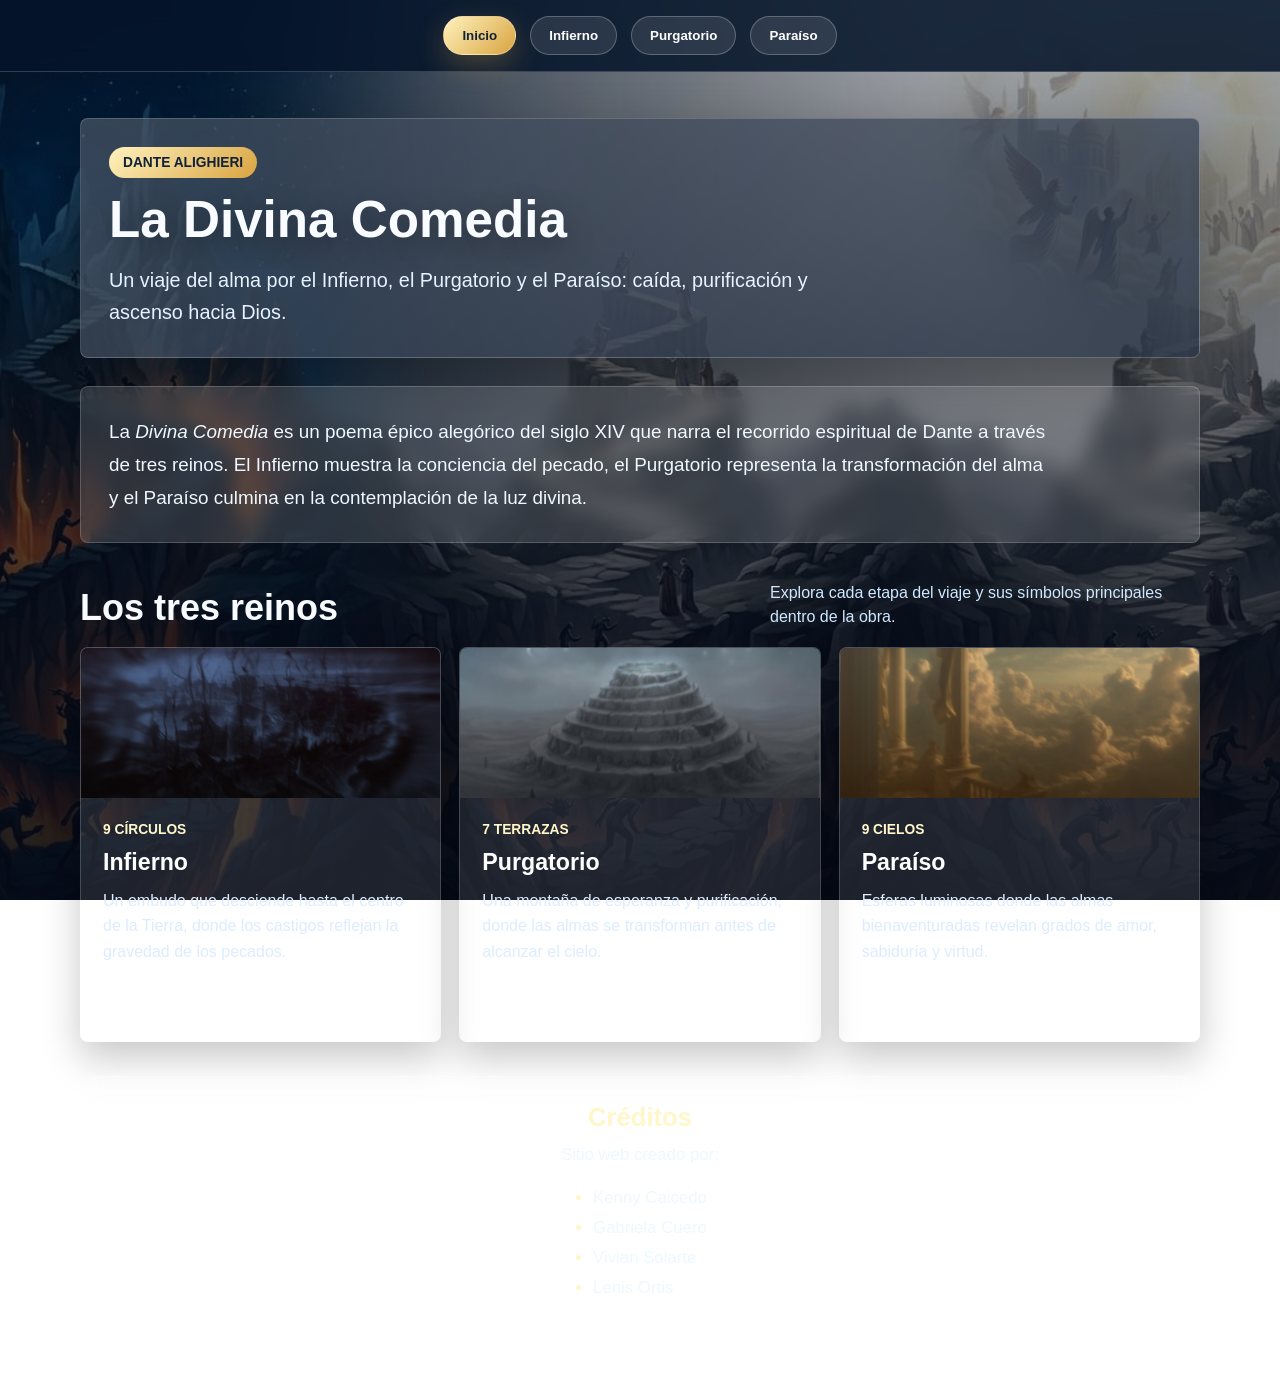
<file: index.html>
<!DOCTYPE html>
<html lang="es">

<head>
    <meta charset="UTF-8">
    <meta name="viewport" content="width=device-width, initial-scale=1.0">
    <title>La Divina Comedia</title>
    <link rel="icon" type="image/png" href="imagenes/coco.png">
    <link rel="stylesheet" href="archivos/styles_index.css">
</head>

<body>
    <nav class="menu" aria-label="Navegación principal">
        <button class="activo" onclick="location.href='index.html'">Inicio</button>
        <button class="btn-infierno" onclick="location.href='paginas/infierno.html'">Infierno</button>
        <button class="btn-purgatorio" onclick="location.href='paginas/purgatorio.html'">Purgatorio</button>
        <button class="btn-paraiso" onclick="location.href='paginas/paraiso.html'">Paraíso</button>
    </nav>

    <main>
        <section class="hero">
            <span class="etiqueta">Dante Alighieri</span>
            <h1>La Divina Comedia</h1>
            <p class="subtitulo">
                Un viaje del alma por el Infierno, el Purgatorio y el Paraíso: caída, purificación y ascenso hacia Dios.
            </p>
        </section>

        <section class="contenido">
            <p>
                La <em>Divina Comedia</em> es un poema épico alegórico del siglo XIV que narra el recorrido espiritual
                de Dante a través de tres reinos. El Infierno muestra la conciencia del pecado, el Purgatorio representa
                la transformación del alma y el Paraíso culmina en la contemplación de la luz divina.
            </p>
        </section>

        <section>
            <div class="seccion-titulo">
                <h2>Los tres reinos</h2>
                <p>Explora cada etapa del viaje y sus símbolos principales dentro de la obra.</p>
            </div>

            <div class="bloques">
                <article class="bloque infierno">
                    <div class="imagen" aria-hidden="true"></div>
                    <div class="texto">
                        <span>9 círculos</span>
                        <h3>Infierno</h3>
                        <p>
                            Un embudo que desciende hasta el centro de la Tierra, donde los castigos reflejan la gravedad
                            de los pecados.
                        </p>
                        <button onclick="location.href='paginas/infierno.html'">Ver Infierno</button>
                    </div>
                </article>

                <article class="bloque purgatorio">
                    <div class="imagen" aria-hidden="true"></div>
                    <div class="texto">
                        <span>7 terrazas</span>
                        <h3>Purgatorio</h3>
                        <p>
                            Una montaña de esperanza y purificación, donde las almas se transforman antes de alcanzar el
                            cielo.
                        </p>
                        <button onclick="location.href='paginas/purgatorio.html'">Ver Purgatorio</button>
                    </div>
                </article>

                <article class="bloque paraiso">
                    <div class="imagen" aria-hidden="true"></div>
                    <div class="texto">
                        <span>9 cielos</span>
                        <h3>Paraíso</h3>
                        <p>
                            Esferas luminosas donde las almas bienaventuradas revelan grados de amor, sabiduría y virtud.
                        </p>
                        <button onclick="location.href='paginas/paraiso.html'">Ver Paraíso</button>
                    </div>
                </article>
            </div>
        </section>

        <section class="creditos">
            <h2>Créditos</h2>
            <p>Sitio web creado por:</p>
            <ul>
                <li>Kenny Caicedo</li>
                <li>Gabriela Cuero</li>
                <li>Vivian Solarte</li>
                <li>Lenis Ortis</li>
            </ul>
        </section>
    </main>
</body>

</html>
</file>
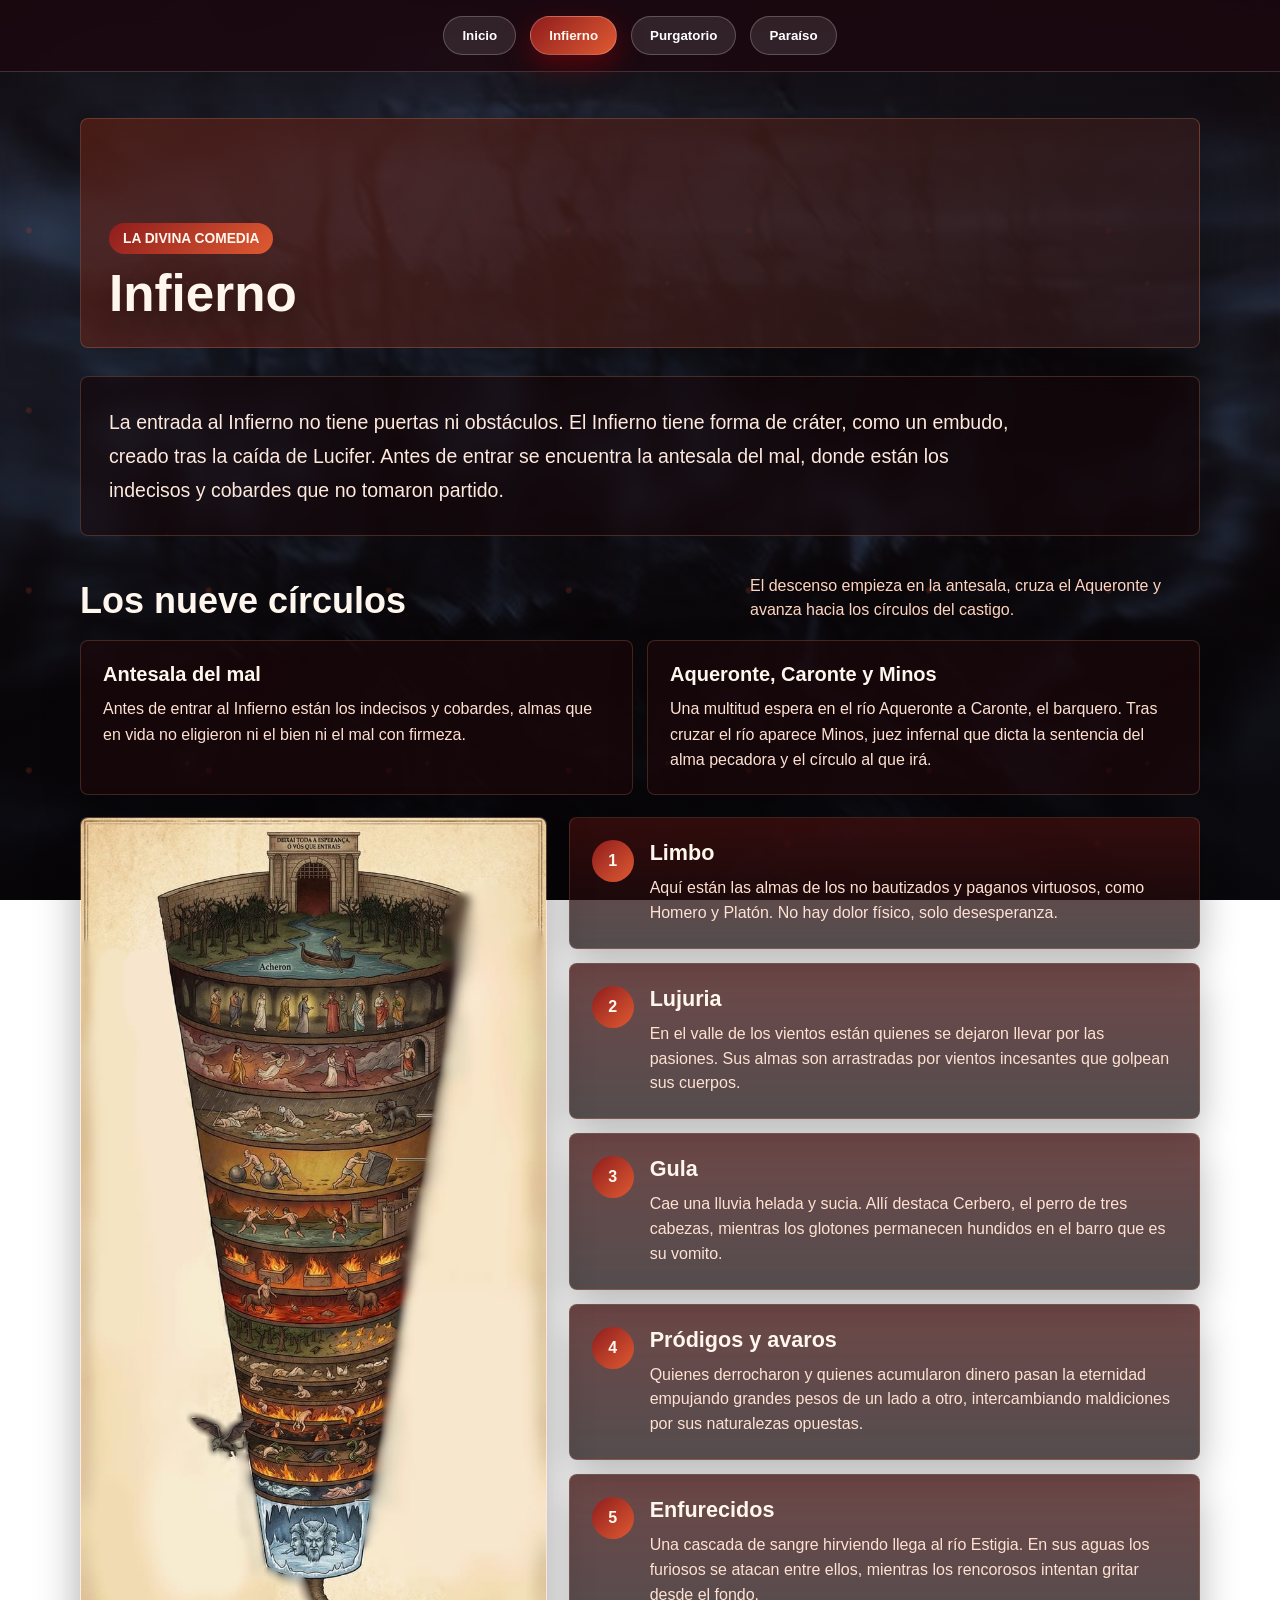
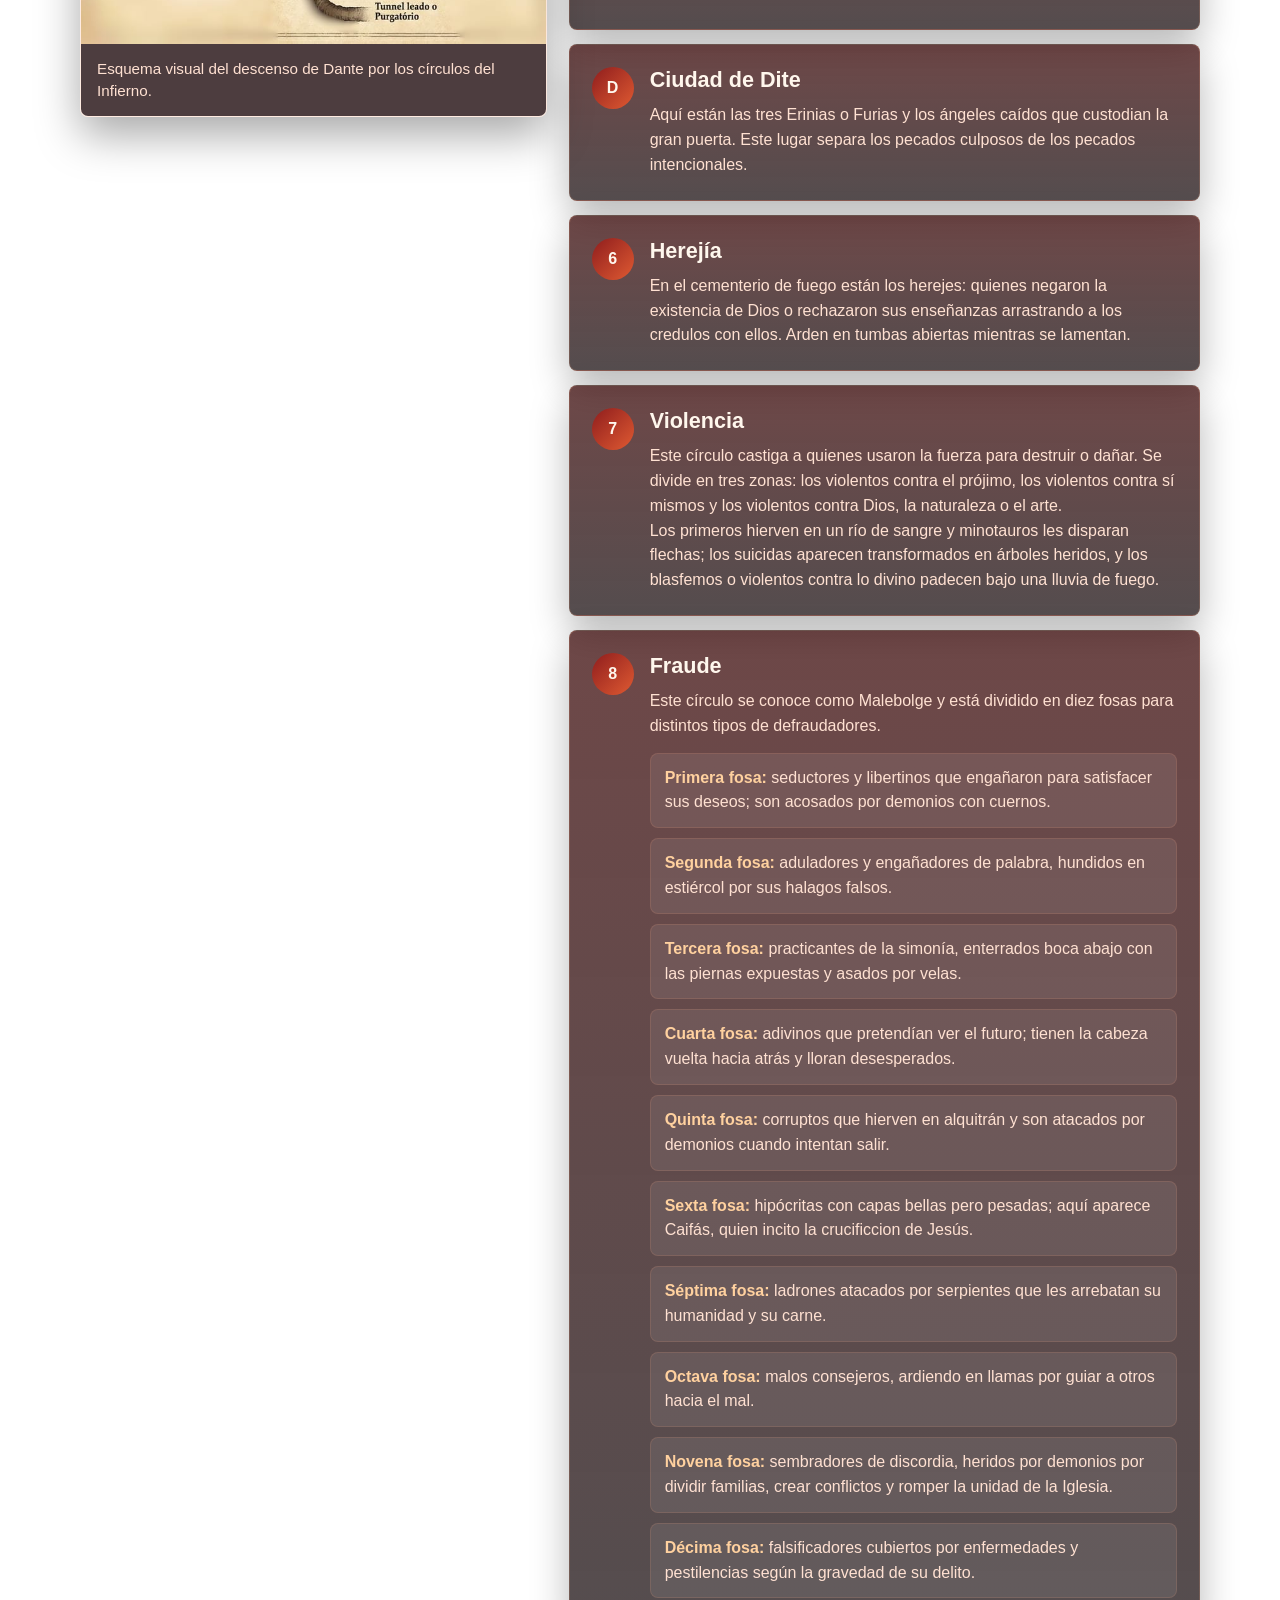
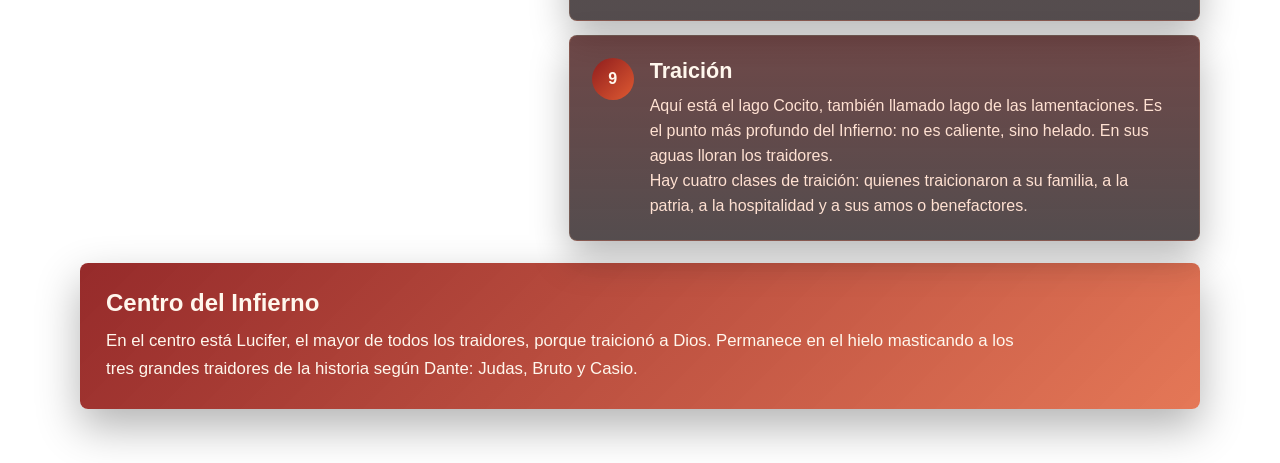
<file: paginas/infierno.html>
<!DOCTYPE html>
<html lang="es">

<head>
    <meta charset="UTF-8">
    <meta name="viewport" content="width=device-width, initial-scale=1.0">
    <title>Infierno</title>
    <link rel="icon" type="image/png" href="../imagenes/coco.png">
    <link rel="stylesheet" href="../archivos/styles_inf.css">
</head>

<body>
    <nav class="menu" aria-label="Navegación principal">
        <button onclick="location.href='../index.html'">Inicio</button>
        <button class="activo" onclick="location.href='infierno.html'">Infierno</button>
        <button onclick="location.href='purgatorio.html'">Purgatorio</button>
        <button onclick="location.href='paraiso.html'">Paraíso</button>
    </nav>

    <main>
        <section class="hero">
            <span>La Divina Comedia</span>
            <h1>Infierno</h1>
        </section>

        <section class="contenido">
            <p>
                La entrada al Infierno no tiene puertas ni obstáculos. El Infierno tiene forma de cráter, como un
                embudo, creado tras la caída de Lucifer. Antes de entrar se encuentra la antesala del mal, donde están
                los indecisos y cobardes que no tomaron partido.
            </p>
        </section>

        <section>
            <div class="seccion-titulo">
                <h2>Los nueve círculos</h2>
                <p>El descenso empieza en la antesala, cruza el Aqueronte y avanza hacia los círculos del castigo.</p>
            </div>

            <div class="preludios">
                <article class="preludio">
                    <h3>Antesala del mal</h3>
                    <p>
                        Antes de entrar al Infierno están los indecisos y cobardes, almas que en vida no eligieron ni el
                        bien ni el mal con firmeza.
                    </p>
                </article>

                <article class="preludio">
                    <h3>Aqueronte, Caronte y Minos</h3>
                    <p>
                        Una multitud espera en el río Aqueronte a Caronte, el barquero. Tras cruzar el río aparece Minos,
                        juez infernal que dicta la sentencia del alma pecadora y el círculo al que irá.
                    </p>
                </article>
            </div>

            <div class="mapa-infierno">
                <figure class="esquema">
                    <img src="../imagenes/esquema_inf.jpeg" alt="Esquema de los círculos del Infierno">
                    <figcaption>Esquema visual del descenso de Dante por los círculos del Infierno.</figcaption>
                </figure>

                <div class="bloques">
                <article class="bloque">
                    <div class="nivel">
                        <span class="numero">1</span>
                        <div>
                            <h3>Limbo</h3>
                            <p>
                                Aquí están las almas de los no bautizados y paganos virtuosos, como Homero y Platón.
                                No hay dolor físico, solo desesperanza.
                            </p>
                        </div>
                    </div>
                </article>

                <article class="bloque">
                    <div class="nivel">
                        <span class="numero">2</span>
                        <div>
                            <h3>Lujuria</h3>
                            <p>
                                En el valle de los vientos están quienes se dejaron llevar por las pasiones. Sus almas
                                son arrastradas por vientos incesantes que golpean sus cuerpos.
                            </p>
                        </div>
                    </div>
                </article>

                <article class="bloque">
                    <div class="nivel">
                        <span class="numero">3</span>
                        <div>
                            <h3>Gula</h3>
                            <p>
                                Cae una lluvia helada y sucia. Allí destaca Cerbero, el perro de tres cabezas, mientras
                                los glotones permanecen hundidos en el barro que es su vomito.
                            </p>
                        </div>
                    </div>
                </article>

                <article class="bloque">
                    <div class="nivel">
                        <span class="numero">4</span>
                        <div>
                            <h3>Pródigos y avaros</h3>
                            <p>
                                Quienes derrocharon y quienes acumularon dinero pasan la eternidad empujando grandes
                                pesos de un lado a otro, intercambiando maldiciones por sus naturalezas opuestas.
                            </p>
                        </div>
                    </div>
                </article>

                <article class="bloque">
                    <div class="nivel">
                        <span class="numero">5</span>
                        <div>
                            <h3>Enfurecidos</h3>
                            <p>
                                Una cascada de sangre hirviendo llega al río Estigia. En sus aguas los furiosos se atacan
                                entre ellos, mientras los rencorosos intentan gritar desde el fondo.
                            </p>
                        </div>
                    </div>
                </article>

                <article class="bloque">
                    <div class="nivel">
                        <span class="numero">D</span>
                        <div>
                            <h3>Ciudad de Dite</h3>
                            <p>
                                Aquí están las tres Erinias o Furias y los ángeles caídos que custodian la gran puerta.
                                Este lugar separa los pecados culposos de los pecados intencionales.
                            </p>
                        </div>
                    </div>
                </article>

                <article class="bloque">
                    <div class="nivel">
                        <span class="numero">6</span>
                        <div>
                            <h3>Herejía</h3>
                            <p>
                                En el cementerio de fuego están los herejes: quienes negaron la existencia de Dios o
                                rechazaron sus enseñanzas  arrastrando a los credulos con ellos. Arden en tumbas abiertas mientras se lamentan.
                            </p>
                        </div>
                    </div>
                </article>

                <article class="bloque">
                    <div class="nivel">
                        <span class="numero">7</span>
                        <div>
                            <h3>Violencia</h3>
                            <p>
                                Este círculo castiga a quienes usaron la fuerza para destruir o dañar. Se divide en tres
                                zonas: los violentos contra el prójimo, los violentos contra sí mismos y los violentos
                                contra Dios, la naturaleza o el arte.
                            </p>
                            <p>
                                Los primeros hierven en un río de sangre y minotauros les disparan flechas; los suicidas aparecen transformados en árboles
                                heridos, y los blasfemos o violentos contra lo divino padecen bajo una lluvia de fuego.
                            </p>
                        </div>
                    </div>
                </article>

                <article class="bloque">
                    <div class="nivel">
                        <span class="numero">8</span>
                        <div>
                            <h3>Fraude</h3>
                            <p>
                                Este círculo se conoce como Malebolge y está dividido en diez fosas para distintos tipos
                                de defraudadores.
                            </p>
                            <div class="fosas">
                                <p><strong>Primera fosa:</strong> seductores y libertinos que engañaron para satisfacer sus deseos; son acosados por demonios con cuernos.</p>
                                <p><strong>Segunda fosa:</strong> aduladores y engañadores de palabra, hundidos en estiércol por sus halagos falsos.</p>
                                <p><strong>Tercera fosa:</strong> practicantes de la simonía, enterrados boca abajo con las piernas expuestas y asados por velas.</p>
                                <p><strong>Cuarta fosa:</strong> adivinos que pretendían ver el futuro; tienen la cabeza vuelta hacia atrás y lloran desesperados.</p>
                                <p><strong>Quinta fosa:</strong> corruptos que hierven en alquitrán y son atacados por demonios cuando intentan salir.</p>
                                <p><strong>Sexta fosa:</strong> hipócritas con capas bellas pero pesadas; aquí aparece Caifás, quien incito la crucificcion de Jesús.</p>
                                <p><strong>Séptima fosa:</strong> ladrones atacados por serpientes que les arrebatan su humanidad y su carne.</p>
                                <p><strong>Octava fosa:</strong> malos consejeros, ardiendo en llamas por guiar a otros hacia el mal.</p>
                                <p><strong>Novena fosa:</strong> sembradores de discordia, heridos por demonios por dividir familias, crear conflictos y romper la unidad de la Iglesia.</p>
                                <p><strong>Décima fosa:</strong> falsificadores cubiertos por enfermedades y pestilencias según la gravedad de su delito.</p>
                            </div>
                        </div>
                    </div>
                </article>

                <article class="bloque">
                    <div class="nivel">
                        <span class="numero">9</span>
                        <div>
                            <h3>Traición</h3>
                            <p>
                                Aquí está el lago Cocito, también llamado lago de las lamentaciones. Es el punto más
                                profundo del Infierno: no es caliente, sino helado. En sus aguas lloran los traidores.
                            </p>
                            <p>
                                Hay cuatro clases de traición: quienes traicionaron a su familia, a la patria, a la
                                hospitalidad y a sus amos o benefactores.
                            </p>
                        </div>
                    </div>
                </article>
                </div>
            </div>

            <article class="nota">
                <h3>Centro del Infierno</h3>
                <p>
                    En el centro está Lucifer, el mayor de todos los traidores, porque traicionó a Dios. Permanece en el
                    hielo masticando a los tres grandes traidores de la historia según Dante: Judas, Bruto y Casio.
                </p>
            </article>
        </section>
    </main>
</body>

</html>
</file>
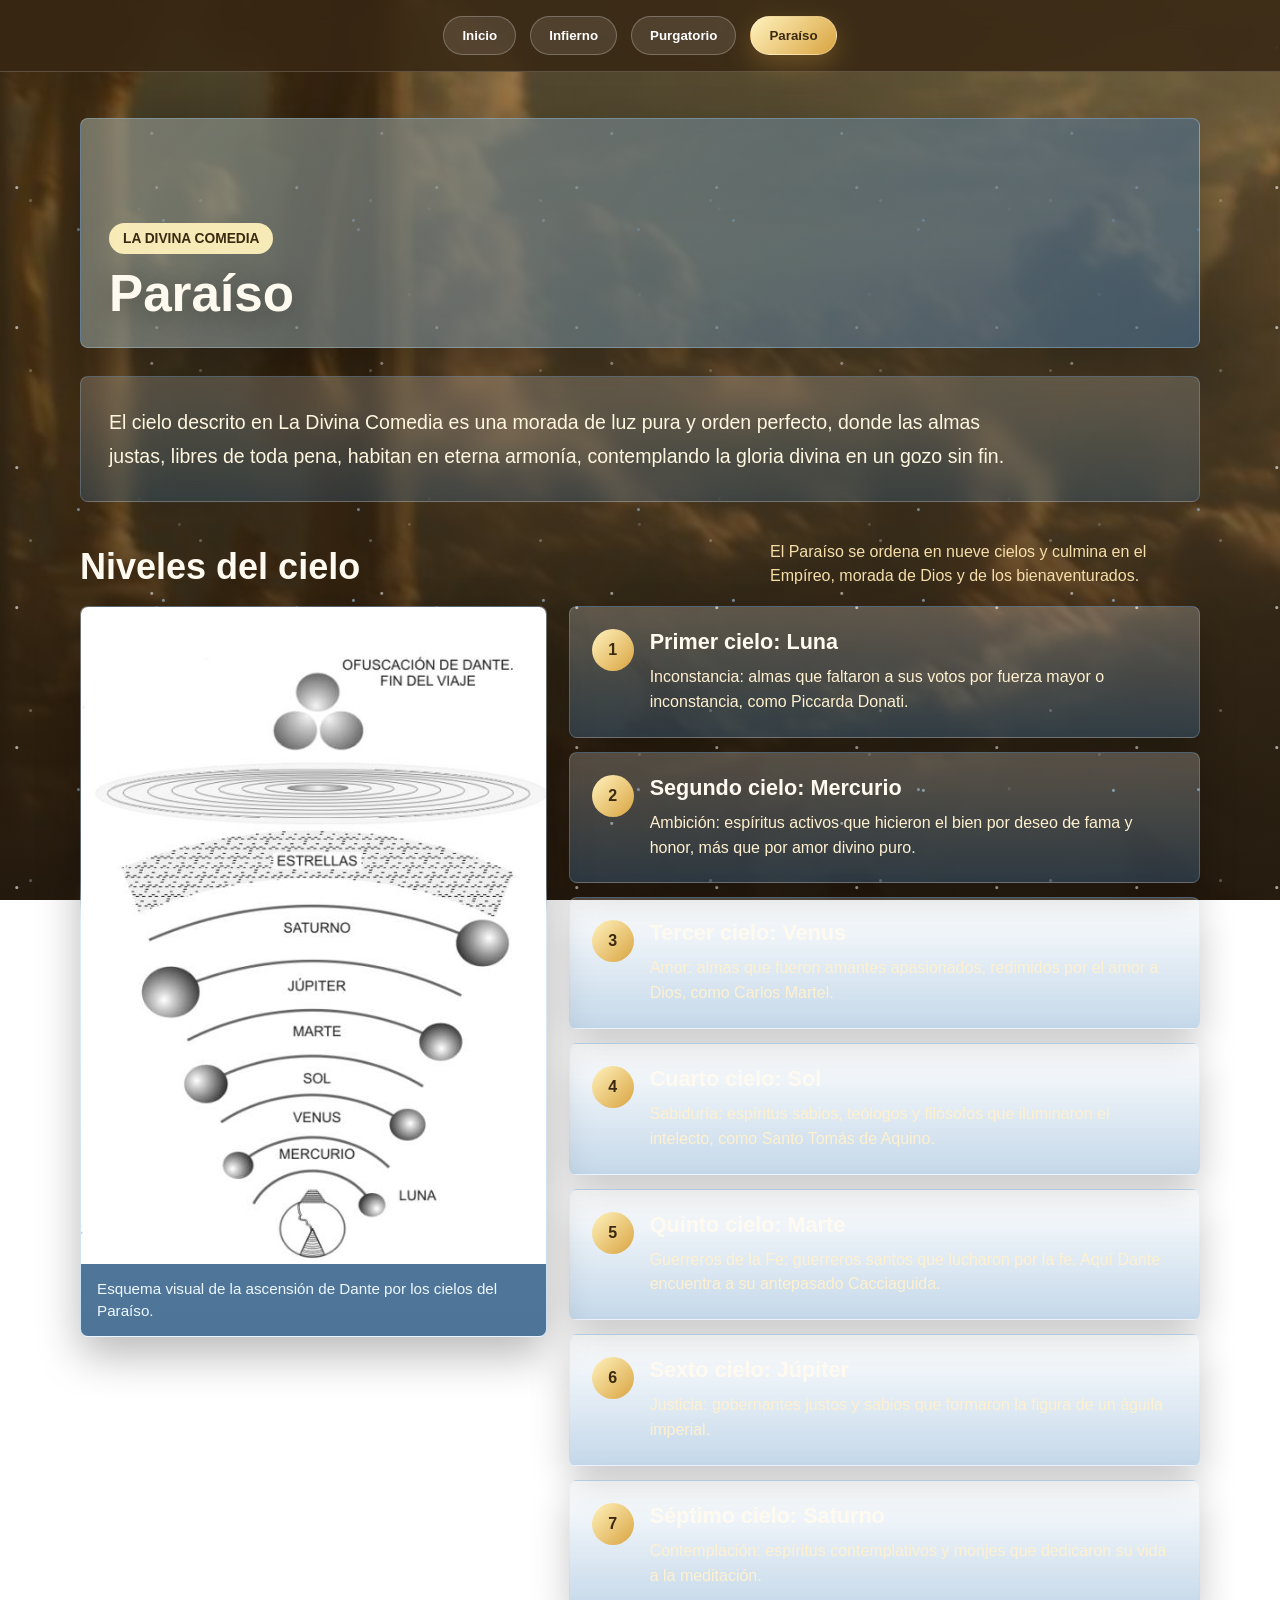
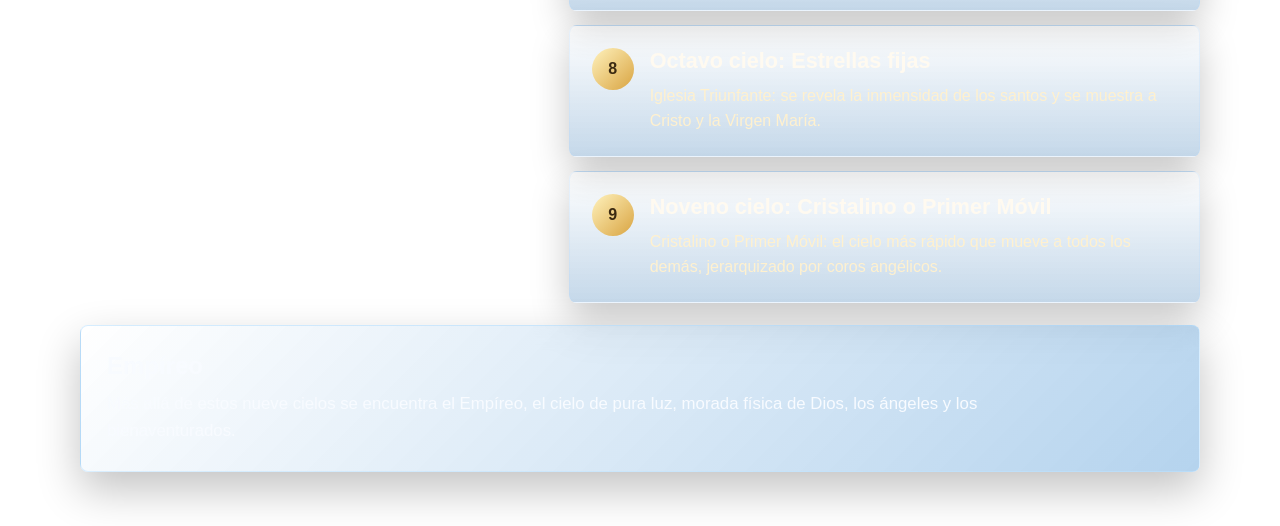
<file: paginas/paraiso.html>
<!DOCTYPE html>
<html lang="es">

<head>
    <meta charset="UTF-8">
    <meta name="viewport" content="width=device-width, initial-scale=1.0">
    <title>Paraíso</title>
    <link rel="icon" type="image/png" href="../imagenes/coco.png">
    <link rel="stylesheet" href="../archivos/styles_par.css">
</head>

<body>
    <nav class="menu" aria-label="Navegación principal">
        <button onclick="location.href='../index.html'">Inicio</button>
        <button onclick="location.href='infierno.html'">Infierno</button>
        <button onclick="location.href='purgatorio.html'">Purgatorio</button>
        <button class="activo" onclick="location.href='paraiso.html'">Paraíso</button>
    </nav>

    <main>
        <section class="hero">
            <span>La Divina Comedia</span>
            <h1>Paraíso</h1>
        </section>

        <section class="contenido">
            <p>
                El cielo descrito en La Divina Comedia es una morada de luz pura y orden perfecto, donde las almas
                justas, libres de toda pena, habitan en eterna armonía, contemplando la gloria divina en un gozo sin fin.
            </p>
        </section>

        <section>
            <div class="seccion-titulo">
                <h2>Niveles del cielo</h2>
                <p>El Paraíso se ordena en nueve cielos y culmina en el Empíreo, morada de Dios y de los bienaventurados.</p>
            </div>

            <div class="mapa-cielos">
                <figure class="esquema">
                    <img src="../imagenes/esquema_cie.jpg" alt="Esquema de los niveles del cielo en el Paraíso">
                    <figcaption>Esquema visual de la ascensión de Dante por los cielos del Paraíso.</figcaption>
                </figure>

                <div class="bloques">
                <article class="bloque">
                    <div class="nivel">
                        <span class="numero">1</span>
                        <div>
                            <h3>Primer cielo: Luna</h3>
                            <p>Inconstancia: almas que faltaron a sus votos por fuerza mayor o inconstancia, como Piccarda Donati.</p>
                        </div>
                    </div>
                </article>

                <article class="bloque">
                    <div class="nivel">
                        <span class="numero">2</span>
                        <div>
                            <h3>Segundo cielo: Mercurio</h3>
                            <p>Ambición: espíritus activos que hicieron el bien por deseo de fama y honor, más que por amor divino puro.</p>
                        </div>
                    </div>
                </article>

                <article class="bloque">
                    <div class="nivel">
                        <span class="numero">3</span>
                        <div>
                            <h3>Tercer cielo: Venus</h3>
                            <p>Amor: almas que fueron amantes apasionados, redimidos por el amor a Dios, como Carlos Martel.</p>
                        </div>
                    </div>
                </article>

                <article class="bloque">
                    <div class="nivel">
                        <span class="numero">4</span>
                        <div>
                            <h3>Cuarto cielo: Sol</h3>
                            <p>Sabiduría: espíritus sabios, teólogos y filósofos que iluminaron el intelecto, como Santo Tomás de Aquino.</p>
                        </div>
                    </div>
                </article>

                <article class="bloque">
                    <div class="nivel">
                        <span class="numero">5</span>
                        <div>
                            <h3>Quinto cielo: Marte</h3>
                            <p>Guerreros de la Fe: guerreros santos que lucharon por la fe. Aquí Dante encuentra a su antepasado Cacciaguida.</p>
                        </div>
                    </div>
                </article>

                <article class="bloque">
                    <div class="nivel">
                        <span class="numero">6</span>
                        <div>
                            <h3>Sexto cielo: Júpiter</h3>
                            <p>Justicia: gobernantes justos y sabios que formaron la figura de un águila imperial.</p>
                        </div>
                    </div>
                </article>

                <article class="bloque">
                    <div class="nivel">
                        <span class="numero">7</span>
                        <div>
                            <h3>Séptimo cielo: Saturno</h3>
                            <p>Contemplación: espíritus contemplativos y monjes que dedicaron su vida a la meditación.</p>
                        </div>
                    </div>
                </article>

                <article class="bloque">
                    <div class="nivel">
                        <span class="numero">8</span>
                        <div>
                            <h3>Octavo cielo: Estrellas fijas</h3>
                            <p>Iglesia Triunfante: se revela la inmensidad de los santos y se muestra a Cristo y la Virgen María.</p>
                        </div>
                    </div>
                </article>

                <article class="bloque">
                    <div class="nivel">
                        <span class="numero">9</span>
                        <div>
                            <h3>Noveno cielo: Cristalino o Primer Móvil</h3>
                            <p>Cristalino o Primer Móvil: el cielo más rápido que mueve a todos los demás, jerarquizado por coros angélicos.</p>
                        </div>
                    </div>
                </article>
                </div>
            </div>

            <article class="empireo">
                <h3>Empíreo</h3>
                <p>
                    Más allá de estos nueve cielos se encuentra el Empíreo, el cielo de pura luz, morada física de Dios,
                    los ángeles y los bienaventurados.
                </p>
            </article>
        </section>
    </main>
</body>

</html>
</file>
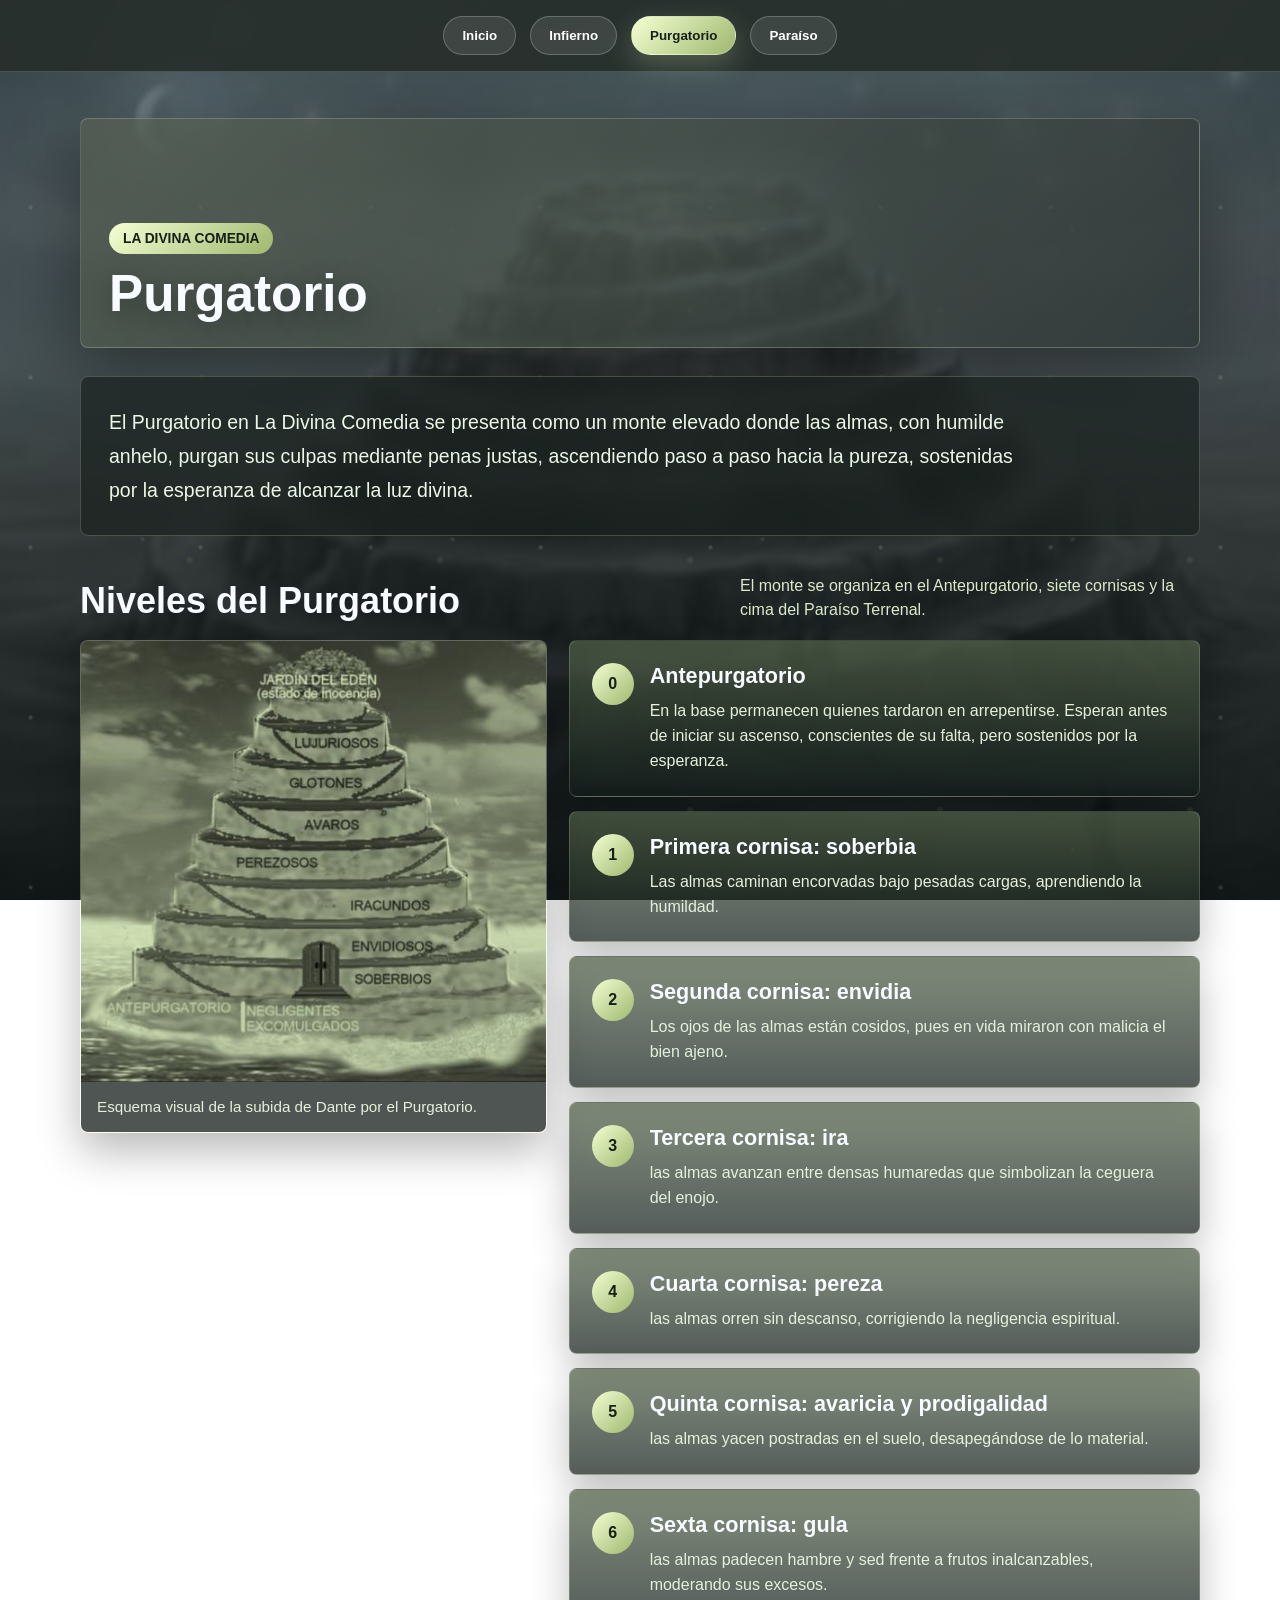
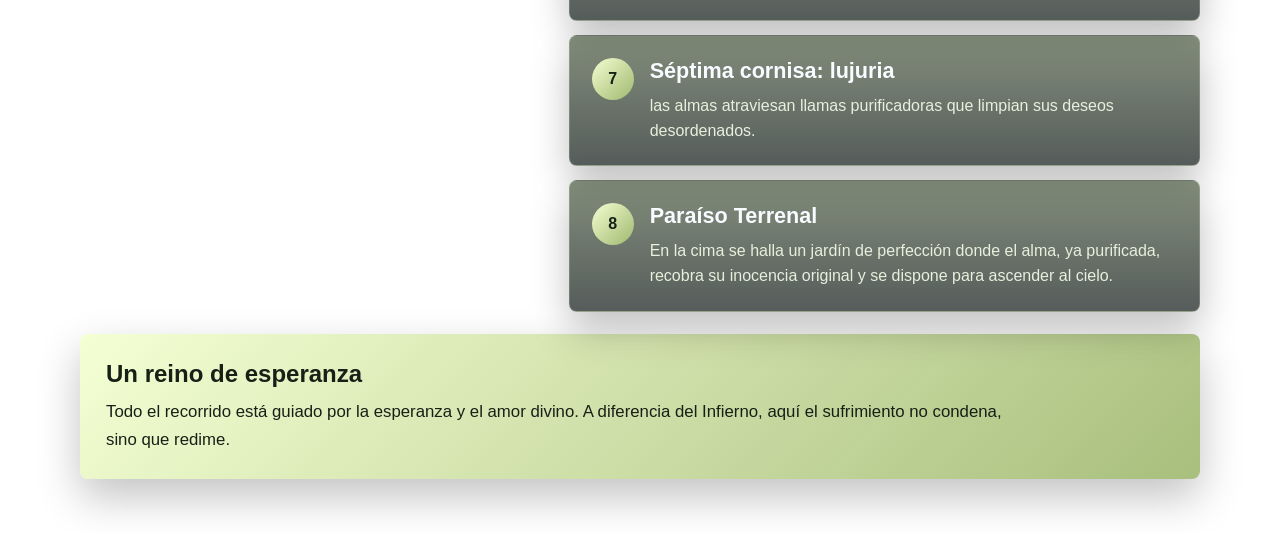
<file: paginas/purgatorio.html>
<!DOCTYPE html>
<html lang="es">

<head>
    <meta charset="UTF-8">
    <meta name="viewport" content="width=device-width, initial-scale=1.0">
    <title>Purgatorio</title>
    <link rel="icon" type="image/png" href="../imagenes/coco.png">
    <link rel="stylesheet" href="../archivos/styles_pur.css">
</head>

<body>
    <nav class="menu" aria-label="Navegación principal">
        <button onclick="location.href='../index.html'">Inicio</button>
        <button onclick="location.href='infierno.html'">Infierno</button>
        <button class="activo" onclick="location.href='purgatorio.html'">Purgatorio</button>
        <button onclick="location.href='paraiso.html'">Paraíso</button>
    </nav>

    <main>
        <section class="hero">
            <span>La Divina Comedia</span>
            <h1>Purgatorio</h1>
        </section>

        <section class="contenido">
            <p>
                El Purgatorio en La Divina Comedia se presenta como un monte elevado donde las almas, con humilde anhelo,
                purgan sus culpas mediante penas justas, ascendiendo paso a paso hacia la pureza, sostenidas por la
                esperanza de alcanzar la luz divina.
            </p>
        </section>

        <section>
            <div class="seccion-titulo">
                <h2>Niveles del Purgatorio</h2>
                <p>El monte se organiza en el Antepurgatorio, siete cornisas y la cima del Paraíso Terrenal.</p>
            </div>

            <div class="mapa-purgatorio">
                <figure class="esquema">
                    <img src="../imagenes/esquema_pur.jpg" alt="Esquema de los niveles de la montaña del Purgatorio">
                    <figcaption>Esquema visual de la subida de Dante por el Purgatorio.</figcaption>
                </figure>

                <div class="bloques">
                <article class="bloque">
                    <div class="nivel">
                        <span class="numero">0</span>
                        <div>
                            <h3>Antepurgatorio</h3>
                            <p>En la base permanecen quienes tardaron en arrepentirse. Esperan antes de iniciar su ascenso,
                                conscientes de su falta, pero sostenidos por la esperanza.</p>
                        </div>
                    </div>
                </article>

                <article class="bloque">
                    <div class="nivel">
                        <span class="numero">1</span>
                        <div>
                            <h3>Primera cornisa: soberbia</h3>
                            <p>Las almas caminan encorvadas bajo pesadas cargas, aprendiendo la humildad.</p>
                        </div>
                    </div>
                </article>

                <article class="bloque">
                    <div class="nivel">
                        <span class="numero">2</span>
                        <div>
                            <h3>Segunda cornisa: envidia</h3>
                            <p>Los ojos de las almas están cosidos, pues en vida miraron con malicia el bien ajeno.</p>
                        </div>
                    </div>
                </article>

                <article class="bloque">
                    <div class="nivel">
                        <span class="numero">3</span>
                        <div>
                            <h3>Tercera cornisa: ira</h3>
                            <p>las almas avanzan entre densas humaredas que simbolizan la ceguera del enojo.</p>
                        </div>
                    </div>
                </article>

                <article class="bloque">
                    <div class="nivel">
                        <span class="numero">4</span>
                        <div>
                            <h3>Cuarta cornisa: pereza</h3>
                            <p>las almas orren sin descanso, corrigiendo la negligencia espiritual.</p>
                        </div>
                    </div>
                </article>

                <article class="bloque">
                    <div class="nivel">
                        <span class="numero">5</span>
                        <div>
                            <h3>Quinta cornisa: avaricia y prodigalidad</h3>
                            <p>las almas yacen postradas en el suelo, desapegándose de lo material.</p>
                        </div>
                    </div>
                </article>

                <article class="bloque">
                    <div class="nivel">
                        <span class="numero">6</span>
                        <div>
                            <h3>Sexta cornisa: gula</h3>
                            <p>las almas padecen hambre y sed frente a frutos inalcanzables, moderando sus excesos.</p>
                        </div>
                    </div>
                </article>

                <article class="bloque">
                    <div class="nivel">
                        <span class="numero">7</span>
                        <div>
                            <h3>Séptima cornisa: lujuria</h3>
                            <p>las almas atraviesan llamas purificadoras que limpian sus deseos desordenados.</p>
                        </div>
                    </div>
                </article>

                <article class="bloque">
                    <div class="nivel">
                        <span class="numero">8</span>
                        <div>
                            <h3>Paraíso Terrenal</h3>
                            <p>En la cima se halla un jardín de perfección donde el alma, ya purificada, recobra su
                                inocencia original y se dispone para ascender al cielo.</p>
                        </div>
                    </div>
                </article>
                </div>
            </div>

            <article class="destacado">
                <h3>Un reino de esperanza</h3>
                <p>
                    Todo el recorrido está guiado por la esperanza y el amor divino. A diferencia del Infierno, aquí el
                    sufrimiento no condena, sino que redime.
                </p>
            </article>
        </section>
    </main>
</body>

</html>
</file>
<file: archivos/styles_index.css>
* {
    margin: 0;
    padding: 0;
    box-sizing: border-box;
}

body {
    min-height: 100vh;
    font-family: "Segoe UI", Arial, sans-serif;
    color: #f8fbff;
    background:
        linear-gradient(180deg, rgba(5, 12, 24, 0.34), rgba(5, 10, 22, 0.9)),
        url("../imagenes/fn_id.jpeg");
    background-size: cover;
    background-position: center;
    background-attachment: fixed;
}

.menu {
    position: fixed;
    top: 0;
    left: 0;
    width: 100%;
    min-height: 72px;
    padding: 14px 22px;
    background: rgba(5, 20, 43, 0.86);
    backdrop-filter: blur(12px);
    border-bottom: 1px solid rgba(255, 255, 255, 0.18);
    display: flex;
    justify-content: center;
    align-items: center;
    gap: 14px;
    z-index: 10;
}

.menu button {
    padding: 11px 18px;
    border: 1px solid rgba(255, 255, 255, 0.24);
    border-radius: 999px;
    background: rgba(255, 255, 255, 0.1);
    color: white;
    cursor: pointer;
    font-weight: 700;
    letter-spacing: 0;
    transition: transform 0.25s ease, background 0.25s ease, box-shadow 0.25s ease;
}

.menu button:hover {
    transform: translateY(-2px);
    background: rgba(255, 255, 255, 0.18);
}

.menu .activo {
    color: #10213a;
    background: linear-gradient(135deg, #fff2bd, #d9a441);
    box-shadow: 0 10px 28px rgba(217, 164, 65, 0.28);
}

.btn-infierno:hover {
    box-shadow: 0 10px 28px rgba(204, 0, 0, 0.28);
    background: rgba(204, 0, 0, 0.72);
}

.btn-purgatorio:hover {
    box-shadow: 0 10px 28px rgba(190, 202, 214, 0.22);
    background: rgba(102, 102, 102, 0.74);
}

.btn-paraiso:hover {
    box-shadow: 0 10px 28px rgba(217, 164, 65, 0.28);
    background: rgba(178, 124, 39, 0.76);
}

main {
    width: min(1120px, calc(100% - 36px));
    margin: 0 auto;
    padding: 118px 0 56px;
}

.hero {
    min-height: 240px;
    padding: 28px;
    border-radius: 8px;
    display: grid;
    align-content: end;
    background:
        linear-gradient(135deg, rgba(255, 255, 255, 0.2), rgba(255, 255, 255, 0.06)),
        rgba(8, 22, 44, 0.62);
    border: 1px solid rgba(255, 255, 255, 0.2);
    box-shadow: 0 26px 70px rgba(0, 0, 0, 0.36);
}

.etiqueta {
    width: fit-content;
    margin-bottom: 16px;
    padding: 8px 14px;
    border-radius: 999px;
    color: #10213a;
    background: linear-gradient(135deg, #fff2bd, #d9a441);
    font-size: 0.86rem;
    font-weight: 800;
    text-transform: uppercase;
}

h1 {
    max-width: 850px;
    font-size: clamp(1.9rem, 4vw, 3.25rem);
    line-height: 1;
    letter-spacing: 0;
    text-shadow: 0 8px 28px rgba(0, 0, 0, 0.34);
}

.subtitulo {
    max-width: 760px;
    margin-top: 18px;
    color: #e7f2ff;
    font-size: clamp(1.05rem, 2vw, 1.24rem);
    line-height: 1.65;
}

.contenido {
    margin: 28px 0 34px;
    padding: 28px;
    border-radius: 8px;
    background: rgba(255, 255, 255, 0.14);
    border: 1px solid rgba(255, 255, 255, 0.18);
    backdrop-filter: blur(10px);
}

.contenido p {
    max-width: 940px;
    color: #eef8ff;
    font-size: clamp(1.04rem, 2vw, 1.18rem);
    line-height: 1.75;
}

.seccion-titulo {
    margin: 38px 0 18px;
    display: flex;
    justify-content: space-between;
    align-items: end;
    gap: 18px;
}

.seccion-titulo h2 {
    font-size: clamp(1.6rem, 3vw, 2.25rem);
}

.seccion-titulo p {
    max-width: 430px;
    color: #cfe8ff;
    line-height: 1.5;
}

.bloques {
    display: grid;
    grid-template-columns: repeat(3, minmax(0, 1fr));
    gap: 18px;
}

.bloque {
    min-height: 360px;
    overflow: hidden;
    border-radius: 8px;
    color: white;
    background: rgba(255, 255, 255, 0.1);
    border: 1px solid rgba(255, 255, 255, 0.18);
    box-shadow: 0 16px 38px rgba(0, 0, 0, 0.22);
    transition: transform 0.25s ease, border-color 0.25s ease;
}

.bloque:hover {
    transform: translateY(-7px);
    border-color: rgba(255, 246, 201, 0.52);
}

.imagen {
    min-height: 150px;
    background-size: cover;
    background-position: center;
}

.infierno .imagen {
    background-image: linear-gradient(rgba(70, 0, 0, 0.2), rgba(12, 6, 6, 0.68)), url("../imagenes/fonfo_inf.jpg");
}

.purgatorio .imagen {
    background-image: linear-gradient(rgba(70, 70, 84, 0.12), rgba(12, 14, 20, 0.68)), url("../imagenes/fondo_pur.jpg");
}

.paraiso .imagen {
    background-image: linear-gradient(rgba(255, 242, 189, 0.22), rgba(72, 49, 21, 0.62)), url("../imagenes/fondo_cie.jpg");
}

.texto {
    padding: 22px;
}

.texto span {
    display: inline-block;
    margin-bottom: 12px;
    color: #fff6c9;
    font-size: 0.86rem;
    font-weight: 800;
    text-transform: uppercase;
}

.texto h3 {
    margin-bottom: 12px;
    font-size: 1.45rem;
}

.texto p {
    color: #ddecff;
    line-height: 1.58;
    font-size: 1rem;
}

.texto button {
    margin-top: 18px;
    padding: 10px 15px;
    border: 1px solid rgba(255, 255, 255, 0.24);
    border-radius: 999px;
    color: white;
    background: rgba(255, 255, 255, 0.12);
    cursor: pointer;
    font-weight: 800;
    transition: transform 0.25s ease, background 0.25s ease;
}

.texto button:hover {
    transform: translateY(-2px);
    background: rgba(255, 255, 255, 0.2);
}

.creditos {
    margin-top: 34px;
    padding: 26px 28px;
    border-radius: 8px;
    text-align: center;
    background: rgba(255, 255, 255, 0.14);
    border: 1px solid rgba(255, 255, 255, 0.18);
    backdrop-filter: blur(10px);
}

.creditos h2 {
    margin-bottom: 10px;
    color: #fff6c9;
    font-size: clamp(1.35rem, 2vw, 1.8rem);
}

.creditos p {
    color: #eef8ff;
    font-size: 1.05rem;
    line-height: 1.6;
}

.creditos ul {
    width: fit-content;
    margin: 14px auto 0;
    padding-left: 20px;
    color: #eef8ff;
    text-align: left;
    font-size: 1.05rem;
    line-height: 1.8;
}

.creditos li::marker {
    color: #fff6c9;
}

@media (max-width: 900px) {
    .bloques {
        grid-template-columns: 1fr;
    }

    .bloque {
        min-height: auto;
    }

    .seccion-titulo {
        display: block;
    }

    .seccion-titulo p {
        margin-top: 8px;
    }
}

@media (max-width: 620px) {
    body {
        background-attachment: scroll;
    }

    .menu {
        gap: 8px;
        padding: 10px;
    }

    .menu button {
        padding: 9px 10px;
        font-size: 0.88rem;
    }

    main {
        width: min(100% - 24px, 1120px);
        padding-top: 104px;
    }

    .hero {
        min-height: 220px;
        padding: 22px 18px;
    }

    .contenido {
        padding: 22px;
    }
}
</file>
<file: archivos/styles_inf.css>
* {
    margin: 0;
    padding: 0;
    box-sizing: border-box;
}

body {
    min-height: 100vh;
    font-family: "Segoe UI", Arial, sans-serif;
    color: #fff7ed;
    background:
        linear-gradient(180deg, rgba(28, 5, 5, 0.42), rgba(7, 5, 8, 0.92)),
        url("../imagenes/fonfo_inf.jpg");
    background-size: cover;
    background-position: center;
    background-attachment: fixed;
}

body::before {
    content: "";
    position: fixed;
    inset: 0;
    pointer-events: none;
    background:
        radial-gradient(circle at 16% 28%, rgba(255, 88, 35, 0.22) 0 2px, transparent 4px),
        radial-gradient(circle at 78% 18%, rgba(255, 196, 87, 0.16) 0 1px, transparent 3px),
        radial-gradient(circle at 54% 72%, rgba(205, 36, 20, 0.22) 0 2px, transparent 4px);
    background-size: 180px 180px, 240px 240px, 310px 310px;
    opacity: 0.75;
}

.menu {
    position: fixed;
    top: 0;
    left: 0;
    width: 100%;
    min-height: 72px;
    padding: 14px 22px;
    background: rgba(28, 8, 16, 0.88);
    backdrop-filter: blur(12px);
    border-bottom: 1px solid rgba(255, 255, 255, 0.16);
    display: flex;
    justify-content: center;
    align-items: center;
    gap: 14px;
    z-index: 10;
}

.menu button {
    padding: 11px 18px;
    border: 1px solid rgba(255, 255, 255, 0.22);
    border-radius: 999px;
    background: rgba(255, 255, 255, 0.1);
    color: white;
    cursor: pointer;
    font-weight: 700;
    letter-spacing: 0;
    transition: transform 0.25s ease, background 0.25s ease, box-shadow 0.25s ease;
}

.menu button:hover {
    transform: translateY(-2px);
    background: rgba(255, 255, 255, 0.17);
}

.menu .activo {
    color: #fff7ed;
    background: linear-gradient(135deg, #8f1d1d, #df5a32);
    box-shadow: 0 10px 28px rgba(204, 0, 0, 0.34);
}

main {
    position: relative;
    z-index: 1;
    width: min(1120px, calc(100% - 36px));
    margin: 0 auto;
    padding: 118px 0 54px;
}

.hero {
    min-height: 230px;
    display: grid;
    align-content: end;
    padding: 28px;
    border-radius: 8px;
    overflow: hidden;
    background:
        linear-gradient(135deg, rgba(255, 99, 51, 0.2), rgba(255, 255, 255, 0.05)),
        rgba(28, 7, 10, 0.68);
    border: 1px solid rgba(255, 165, 120, 0.22);
    box-shadow: 0 26px 70px rgba(0, 0, 0, 0.44);
}

.hero span {
    width: fit-content;
    margin-bottom: 14px;
    padding: 8px 14px;
    border-radius: 999px;
    color: #fff7ed;
    background: linear-gradient(135deg, #8f1d1d, #df5a32);
    font-size: 0.86rem;
    font-weight: 800;
    text-transform: uppercase;
}

h1 {
    max-width: 850px;
    font-size: clamp(1.9rem, 4vw, 3.25rem);
    line-height: 1;
    letter-spacing: 0;
    text-shadow: 0 8px 30px rgba(0, 0, 0, 0.46);
}

.contenido {
    margin: 28px 0 32px;
    padding: 28px;
    border-radius: 8px;
    background: rgba(22, 8, 10, 0.62);
    border: 1px solid rgba(255, 165, 120, 0.22);
    backdrop-filter: blur(10px);
}

.contenido p {
    max-width: 920px;
    font-size: clamp(1.05rem, 2vw, 1.22rem);
    line-height: 1.75;
    color: #ffe9dd;
}

.seccion-titulo {
    margin: 38px 0 18px;
    display: flex;
    align-items: end;
    justify-content: space-between;
    gap: 18px;
}

.seccion-titulo h2 {
    font-size: clamp(1.6rem, 3vw, 2.25rem);
}

.seccion-titulo p {
    max-width: 450px;
    color: #ffd4c0;
    line-height: 1.5;
}

.bloques {
    display: grid;
    gap: 14px;
}

.bloque {
    min-height: 0;
    padding: 22px;
    border-radius: 8px;
    color: #fff7ed;
    background: linear-gradient(180deg, rgba(64, 14, 14, 0.76), rgba(19, 8, 10, 0.72));
    border: 1px solid rgba(255, 165, 120, 0.18);
    box-shadow: 0 16px 38px rgba(0, 0, 0, 0.28);
    transition: transform 0.25s ease, background 0.25s ease, border-color 0.25s ease;
}

.bloque:hover {
    transform: translateX(6px);
    background: linear-gradient(180deg, rgba(92, 22, 17, 0.84), rgba(25, 8, 10, 0.76));
    border-color: rgba(255, 196, 87, 0.56);
}

.mapa-infierno {
    display: grid;
    grid-template-columns: minmax(280px, 0.85fr) minmax(0, 1.15fr);
    gap: 22px;
    align-items: start;
}

.esquema {
    position: sticky;
    top: 96px;
    overflow: hidden;
    border-radius: 8px;
    background: rgba(255, 255, 255, 0.1);
    border: 1px solid rgba(255, 165, 120, 0.22);
    box-shadow: 0 18px 44px rgba(0, 0, 0, 0.34);
}

.esquema img {
    display: block;
    width: 100%;
    height: auto;
}

.esquema figcaption {
    padding: 14px 16px;
    color: #ffe1d2;
    font-size: 0.95rem;
    line-height: 1.45;
    background: rgba(28, 7, 10, 0.78);
}

.nivel {
    display: grid;
    grid-template-columns: 42px 1fr;
    gap: 16px;
    align-items: start;
}

.numero {
    display: inline-grid;
    place-items: center;
    width: 42px;
    height: 42px;
    border-radius: 50%;
    color: #fff7ed;
    background: linear-gradient(135deg, #8f1d1d, #df5a32);
    font-weight: 900;
}

.bloque h3 {
    margin-bottom: 10px;
    font-size: 1.35rem;
}

.bloque p {
    color: #ffe1d2;
    font-size: 1rem;
    line-height: 1.55;
}

.fosas {
    margin-top: 14px;
    display: grid;
    gap: 10px;
}

.fosas p {
    padding: 12px 14px;
    border-radius: 8px;
    background: rgba(255, 255, 255, 0.08);
    border: 1px solid rgba(255, 165, 120, 0.14);
}

.fosas strong {
    color: #ffd19f;
}

.preludios {
    display: grid;
    grid-template-columns: repeat(2, minmax(0, 1fr));
    gap: 14px;
    margin-bottom: 22px;
}

.preludio {
    padding: 22px;
    border-radius: 8px;
    color: #fff7ed;
    background: rgba(28, 7, 10, 0.66);
    border: 1px solid rgba(255, 165, 120, 0.2);
    box-shadow: 0 16px 38px rgba(0, 0, 0, 0.24);
}

.preludio h3 {
    margin-bottom: 10px;
    font-size: 1.25rem;
}

.preludio p {
    color: #ffe1d2;
    line-height: 1.58;
}

.nota {
    margin-top: 22px;
    padding: 26px;
    border-radius: 8px;
    color: #fff7ed;
    background: linear-gradient(135deg, rgba(143, 29, 29, 0.94), rgba(223, 90, 50, 0.82));
    box-shadow: 0 18px 44px rgba(0, 0, 0, 0.3);
}

.nota h3 {
    margin-bottom: 10px;
    font-size: 1.5rem;
}

.nota p {
    max-width: 920px;
    line-height: 1.65;
    font-size: 1.05rem;
}

@media (max-width: 900px) {
    .mapa-infierno {
        grid-template-columns: 1fr;
    }

    .esquema {
        position: static;
        max-width: 520px;
    }

    .seccion-titulo {
        display: block;
    }

    .seccion-titulo p {
        margin-top: 8px;
    }
}

@media (max-width: 620px) {
    body {
        background-attachment: scroll;
    }

    .menu {
        gap: 8px;
        padding: 10px;
    }

    .menu button {
        padding: 9px 10px;
        font-size: 0.88rem;
    }

    main {
        width: min(100% - 24px, 1120px);
        padding-top: 104px;
    }

    .hero {
        min-height: 210px;
        padding: 22px 18px;
    }

    .contenido,
    .nota,
    .preludio {
        padding: 22px;
    }

    .preludios {
        grid-template-columns: 1fr;
    }
}
</file>
<file: archivos/styles_par.css>
* {
    margin: 0;
    padding: 0;
    box-sizing: border-box;
}

body {
    min-height: 100vh;
    font-family: "Segoe UI", Arial, sans-serif;
    color: #fffaf0;
    background:
        linear-gradient(180deg, rgba(92, 69, 25, 0.38), rgba(39, 27, 13, 0.84)),
        url("../imagenes/fondo_cie.jpg");
    background-size: cover;
    background-position: center;
    background-attachment: fixed;
}

body::before {
    content: "";
    position: fixed;
    inset: 0;
    pointer-events: none;
    background-image:
        radial-gradient(circle at 18% 18%, rgba(255, 255, 255, 0.34) 0 1px, transparent 2px),
        radial-gradient(circle at 78% 28%, rgba(255, 255, 255, 0.22) 0 1px, transparent 2px),
        radial-gradient(circle at 48% 72%, rgba(255, 255, 255, 0.18) 0 1px, transparent 2px);
    background-size: 170px 170px, 230px 230px, 290px 290px;
    opacity: 0.75;
}

body::after {
    content: "";
    position: fixed;
    inset: 0;
    pointer-events: none;
    background-image:
        radial-gradient(circle at 12% 34%, rgba(255, 255, 255, 0.85) 0 1px, transparent 2px),
        radial-gradient(circle at 86% 16%, rgba(179, 221, 255, 0.78) 0 1px, transparent 2px),
        radial-gradient(circle at 66% 58%, rgba(255, 255, 255, 0.72) 0 1px, transparent 2px),
        radial-gradient(circle at 28% 82%, rgba(166, 211, 255, 0.7) 0 1px, transparent 2px);
    background-size: 140px 140px, 190px 190px, 230px 230px, 280px 280px;
    opacity: 0.72;
}

.menu {
    position: fixed;
    top: 0;
    left: 0;
    width: 100%;
    min-height: 72px;
    padding: 14px 22px;
    background: rgba(55, 39, 19, 0.86);
    backdrop-filter: blur(12px);
    border-bottom: 1px solid rgba(255, 255, 255, 0.18);
    display: flex;
    justify-content: center;
    align-items: center;
    gap: 14px;
    z-index: 10;
}

.menu button {
    padding: 11px 18px;
    border: 1px solid rgba(255, 255, 255, 0.24);
    border-radius: 999px;
    background: rgba(255, 255, 255, 0.1);
    color: white;
    cursor: pointer;
    font-weight: 700;
    letter-spacing: 0;
    transition: transform 0.25s ease, background 0.25s ease, box-shadow 0.25s ease;
}

.menu button:hover {
    transform: translateY(-2px);
    background: rgba(255, 255, 255, 0.18);
}

.menu .activo {
    color: #3b2a12;
    background: linear-gradient(135deg, #fff2bd, #d9a441);
    box-shadow: 0 10px 28px rgba(217, 164, 65, 0.3);
}

main {
    position: relative;
    z-index: 1;
    width: min(1120px, calc(100% - 36px));
    margin: 0 auto;
    padding: 118px 0 54px;
}

.hero {
    min-height: 230px;
    display: grid;
    align-content: end;
    padding: 28px;
    border-radius: 8px;
    overflow: hidden;
    background:
        linear-gradient(135deg, rgba(255, 242, 189, 0.3), rgba(78, 151, 214, 0.24)),
        rgba(57, 73, 91, 0.58);
    border: 1px solid rgba(181, 224, 255, 0.3);
    box-shadow: 0 26px 70px rgba(0, 0, 0, 0.34);
}

.hero span {
    width: fit-content;
    margin-bottom: 14px;
    padding: 8px 14px;
    border-radius: 999px;
    color: #3b2a12;
    background: rgba(255, 242, 189, 0.94);
    font-size: 0.86rem;
    font-weight: 800;
    text-transform: uppercase;
}

h1 {
    max-width: 780px;
    font-size: clamp(1.9rem, 4vw, 3.25rem);
    line-height: 1;
    letter-spacing: 0;
    text-shadow: 0 6px 28px rgba(0, 0, 0, 0.32);
}

.contenido {
    margin: 28px 0 32px;
    padding: 28px;
    border-radius: 8px;
    background: linear-gradient(180deg, rgba(255, 255, 255, 0.18), rgba(62, 126, 184, 0.24));
    border: 1px solid rgba(178, 218, 255, 0.24);
    backdrop-filter: blur(10px);
}

.contenido p {
    max-width: 900px;
    font-size: clamp(1.05rem, 2vw, 1.22rem);
    line-height: 1.75;
    color: #fff6df;
}

.seccion-titulo {
    margin: 38px 0 18px;
    display: flex;
    align-items: end;
    justify-content: space-between;
    gap: 18px;
}

.seccion-titulo h2 {
    font-size: clamp(1.6rem, 3vw, 2.25rem);
}

.seccion-titulo p {
    max-width: 430px;
    color: #f6dfaa;
    line-height: 1.5;
}

.bloques {
    display: grid;
    gap: 14px;
}

.bloque {
    min-height: 0;
    padding: 22px;
    border-radius: 8px;
    color: #fffaf0;
    background: linear-gradient(180deg, rgba(255, 255, 255, 0.22), rgba(62, 126, 184, 0.3));
    border: 1px solid rgba(178, 218, 255, 0.24);
    box-shadow: 0 16px 38px rgba(0, 0, 0, 0.22);
    transition: transform 0.25s ease, background 0.25s ease, border-color 0.25s ease;
}

.bloque:hover {
    transform: translateX(6px);
    background: linear-gradient(180deg, rgba(255, 255, 255, 0.32), rgba(78, 151, 214, 0.38));
    border-color: rgba(181, 224, 255, 0.66);
}

.mapa-cielos {
    display: grid;
    grid-template-columns: minmax(280px, 0.85fr) minmax(0, 1.15fr);
    gap: 22px;
    align-items: start;
}

.esquema {
    position: sticky;
    top: 96px;
    overflow: hidden;
    border-radius: 8px;
    background: linear-gradient(180deg, rgba(255, 255, 255, 0.16), rgba(62, 126, 184, 0.22));
    border: 1px solid rgba(178, 218, 255, 0.28);
    box-shadow: 0 18px 44px rgba(0, 0, 0, 0.28);
    backdrop-filter: blur(10px);
}

.esquema img {
    display: block;
    width: 100%;
    height: auto;
}

.esquema figcaption {
    padding: 14px 16px;
    color: #edf8ff;
    font-size: 0.95rem;
    line-height: 1.45;
    background: rgba(36, 82, 124, 0.76);
}

.nivel {
    display: grid;
    grid-template-columns: 42px 1fr;
    gap: 16px;
    align-items: start;
}

.numero {
    display: inline-grid;
    place-items: center;
    width: 42px;
    height: 42px;
    border-radius: 50%;
    color: #3b2a12;
    background: linear-gradient(135deg, #fff2bd, #d9a441);
    font-weight: 900;
}

.bloque h3 {
    margin-bottom: 10px;
    font-size: 1.35rem;
}

.bloque p {
    color: #fff1cf;
    font-size: 1rem;
    line-height: 1.55;
}

.empireo {
    margin-top: 22px;
    padding: 26px;
    border-radius: 8px;
    color: #f8fbff;
    background: linear-gradient(135deg, rgba(255, 255, 255, 0.24), rgba(78, 151, 214, 0.42));
    border: 1px solid rgba(181, 224, 255, 0.5);
    box-shadow: 0 18px 44px rgba(0, 0, 0, 0.24);
    backdrop-filter: blur(10px);
}

.empireo h3 {
    margin-bottom: 10px;
    font-size: 1.5rem;
}

.empireo p {
    max-width: 920px;
    line-height: 1.65;
    font-size: 1.05rem;
}

@media (max-width: 900px) {
    .mapa-cielos {
        grid-template-columns: 1fr;
    }

    .esquema {
        position: static;
        max-width: 520px;
    }

    .seccion-titulo {
        display: block;
    }

    .seccion-titulo p {
        margin-top: 8px;
    }
}

@media (max-width: 620px) {
    body {
        background-attachment: scroll;
    }

    .menu {
        gap: 8px;
        padding: 10px;
    }

    .menu button {
        padding: 9px 10px;
        font-size: 0.88rem;
    }

    main {
        width: min(100% - 24px, 1120px);
        padding-top: 104px;
    }

    .hero {
        min-height: 210px;
        padding: 22px 18px;
    }

    .contenido {
        padding: 22px;
    }
}
</file>
<file: archivos/styles_pur.css>
* {
    margin: 0;
    padding: 0;
    box-sizing: border-box;
}

body {
    min-height: 100vh;
    font-family: "Segoe UI", Arial, sans-serif;
    color: #f8fbff;
    background:
        linear-gradient(180deg, rgba(24, 32, 28, 0.36), rgba(8, 14, 14, 0.9)),
        url("../imagenes/fondo_pur.jpg");
    background-size: cover;
    background-position: center;
    background-attachment: fixed;
}

body::before {
    content: "";
    position: fixed;
    inset: 0;
    pointer-events: none;
    background:
        radial-gradient(circle at 18% 22%, rgba(244, 255, 210, 0.2) 0 1px, transparent 3px),
        radial-gradient(circle at 76% 24%, rgba(159, 184, 111, 0.18) 0 2px, transparent 4px),
        radial-gradient(circle at 46% 74%, rgba(190, 202, 214, 0.16) 0 1px, transparent 3px);
    background-size: 170px 170px, 250px 250px, 310px 310px;
    opacity: 0.72;
}

.menu {
    position: fixed;
    top: 0;
    left: 0;
    width: 100%;
    min-height: 72px;
    padding: 14px 22px;
    background: rgba(38, 45, 42, 0.88);
    backdrop-filter: blur(12px);
    border-bottom: 1px solid rgba(255, 255, 255, 0.16);
    display: flex;
    justify-content: center;
    align-items: center;
    gap: 14px;
    z-index: 10;
}

.menu button {
    padding: 11px 18px;
    border: 1px solid rgba(255, 255, 255, 0.22);
    border-radius: 999px;
    background: rgba(255, 255, 255, 0.1);
    color: white;
    cursor: pointer;
    font-weight: 700;
    letter-spacing: 0;
    transition: transform 0.25s ease, background 0.25s ease, box-shadow 0.25s ease;
}

.menu button:hover {
    transform: translateY(-2px);
    background: rgba(255, 255, 255, 0.17);
}

.menu .activo {
    color: #172016;
    background: linear-gradient(135deg, #f4ffd2, #9fb86f);
    box-shadow: 0 10px 28px rgba(199, 212, 163, 0.28);
}

main {
    position: relative;
    z-index: 1;
    width: min(1120px, calc(100% - 36px));
    margin: 0 auto;
    padding: 118px 0 54px;
}

.hero {
    min-height: 230px;
    display: grid;
    align-content: end;
    padding: 28px;
    border-radius: 8px;
    overflow: hidden;
    background:
        linear-gradient(135deg, rgba(244, 255, 210, 0.2), rgba(255, 255, 255, 0.05)),
        rgba(26, 36, 34, 0.66);
    border: 1px solid rgba(244, 255, 210, 0.22);
    box-shadow: 0 26px 70px rgba(0, 0, 0, 0.38);
}

.hero span {
    width: fit-content;
    margin-bottom: 14px;
    padding: 8px 14px;
    border-radius: 999px;
    color: #172016;
    background: linear-gradient(135deg, #f4ffd2, #9fb86f);
    font-size: 0.86rem;
    font-weight: 800;
    text-transform: uppercase;
}

h1 {
    max-width: 850px;
    font-size: clamp(1.9rem, 4vw, 3.25rem);
    line-height: 1;
    letter-spacing: 0;
    text-shadow: 0 8px 30px rgba(0, 0, 0, 0.38);
}

.contenido {
    margin: 28px 0 32px;
    padding: 28px;
    border-radius: 8px;
    background: rgba(23, 32, 28, 0.62);
    border: 1px solid rgba(244, 255, 210, 0.2);
    backdrop-filter: blur(10px);
}

.contenido p {
    max-width: 920px;
    font-size: clamp(1.05rem, 2vw, 1.22rem);
    line-height: 1.75;
    color: #edf7e8;
}

.seccion-titulo {
    margin: 38px 0 18px;
    display: flex;
    align-items: end;
    justify-content: space-between;
    gap: 18px;
}

.seccion-titulo h2 {
    font-size: clamp(1.6rem, 3vw, 2.25rem);
}

.seccion-titulo p {
    max-width: 460px;
    color: #dceacb;
    line-height: 1.5;
}

.bloques {
    display: grid;
    gap: 14px;
}

.bloque {
    min-height: 0;
    padding: 22px;
    border-radius: 8px;
    color: #f8fbff;
    background: linear-gradient(180deg, rgba(82, 97, 72, 0.72), rgba(20, 30, 28, 0.72));
    border: 1px solid rgba(244, 255, 210, 0.18);
    box-shadow: 0 16px 38px rgba(0, 0, 0, 0.25);
    transition: transform 0.25s ease, background 0.25s ease, border-color 0.25s ease;
}

.bloque:hover {
    transform: translateX(6px);
    background: linear-gradient(180deg, rgba(110, 130, 86, 0.82), rgba(22, 34, 30, 0.76));
    border-color: rgba(244, 255, 210, 0.56);
}

.mapa-purgatorio {
    display: grid;
    grid-template-columns: minmax(280px, 0.85fr) minmax(0, 1.15fr);
    gap: 22px;
    align-items: start;
}

.esquema {
    position: sticky;
    top: 96px;
    overflow: hidden;
    border-radius: 8px;
    background: rgba(255, 255, 255, 0.12);
    border: 1px solid rgba(244, 255, 210, 0.22);
    box-shadow: 0 18px 44px rgba(0, 0, 0, 0.28);
}

.esquema img {
    display: block;
    width: 100%;
    height: auto;
}

.esquema figcaption {
    padding: 14px 16px;
    color: #e6f0dc;
    font-size: 0.95rem;
    line-height: 1.45;
    background: rgba(23, 32, 28, 0.76);
}

.nivel {
    display: grid;
    grid-template-columns: 42px 1fr;
    gap: 16px;
    align-items: start;
}

.numero {
    display: inline-grid;
    place-items: center;
    width: 42px;
    height: 42px;
    border-radius: 50%;
    color: #172016;
    background: linear-gradient(135deg, #f4ffd2, #9fb86f);
    font-weight: 900;
}

.bloque h3 {
    margin-bottom: 10px;
    font-size: 1.35rem;
}

.bloque p {
    color: #e6f0dc;
    font-size: 1rem;
    line-height: 1.55;
}

.destacado {
    margin-top: 22px;
    padding: 26px;
    border-radius: 8px;
    color: #172016;
    background: linear-gradient(135deg, rgba(244, 255, 210, 0.96), rgba(159, 184, 111, 0.9));
    box-shadow: 0 18px 44px rgba(0, 0, 0, 0.24);
}

.destacado h3 {
    margin-bottom: 10px;
    font-size: 1.5rem;
}

.destacado p {
    max-width: 920px;
    line-height: 1.65;
    font-size: 1.05rem;
}

@media (max-width: 900px) {
    .mapa-purgatorio {
        grid-template-columns: 1fr;
    }

    .esquema {
        position: static;
        max-width: 520px;
    }

    .seccion-titulo {
        display: block;
    }

    .seccion-titulo p {
        margin-top: 8px;
    }
}

@media (max-width: 620px) {
    body {
        background-attachment: scroll;
    }

    .menu {
        gap: 8px;
        padding: 10px;
    }

    .menu button {
        padding: 9px 10px;
        font-size: 0.88rem;
    }

    main {
        width: min(100% - 24px, 1120px);
        padding-top: 104px;
    }

    .hero {
        min-height: 210px;
        padding: 22px 18px;
    }

    .contenido,
    .destacado {
        padding: 22px;
    }
}
</file>
